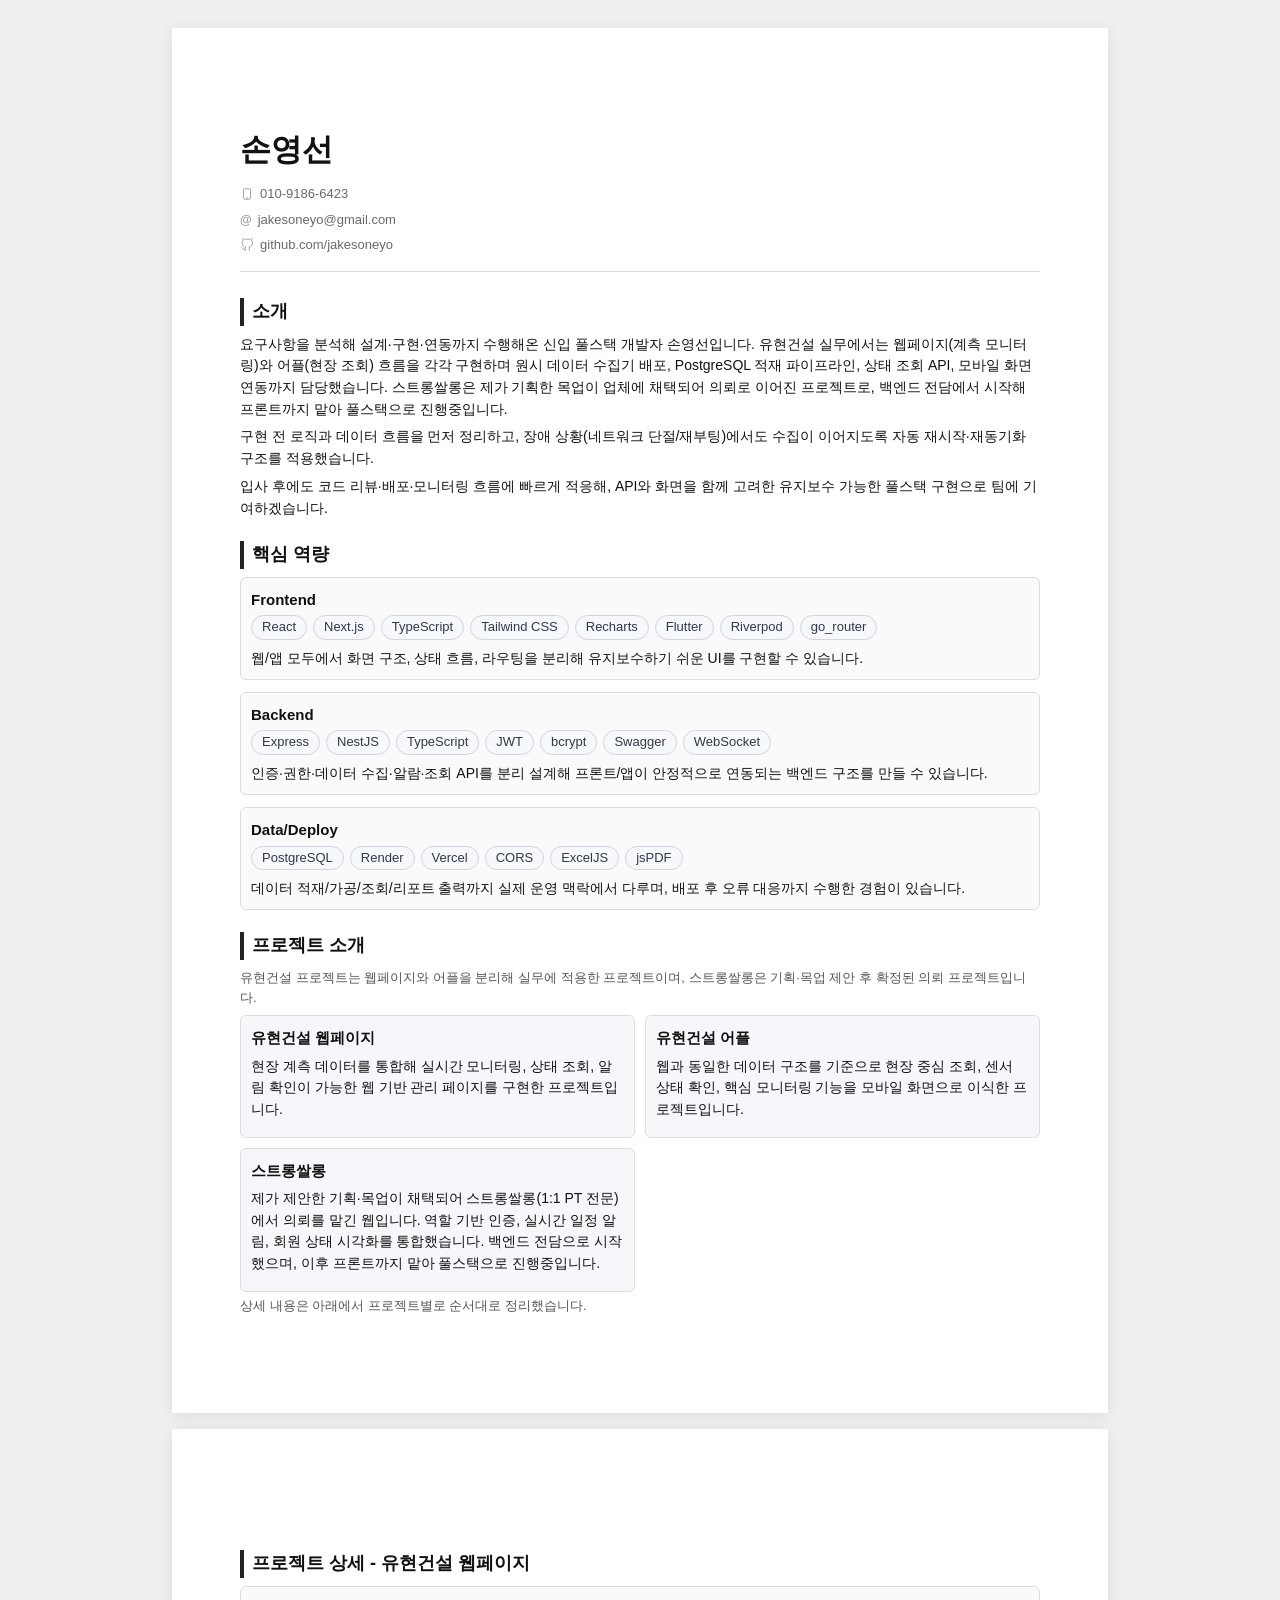
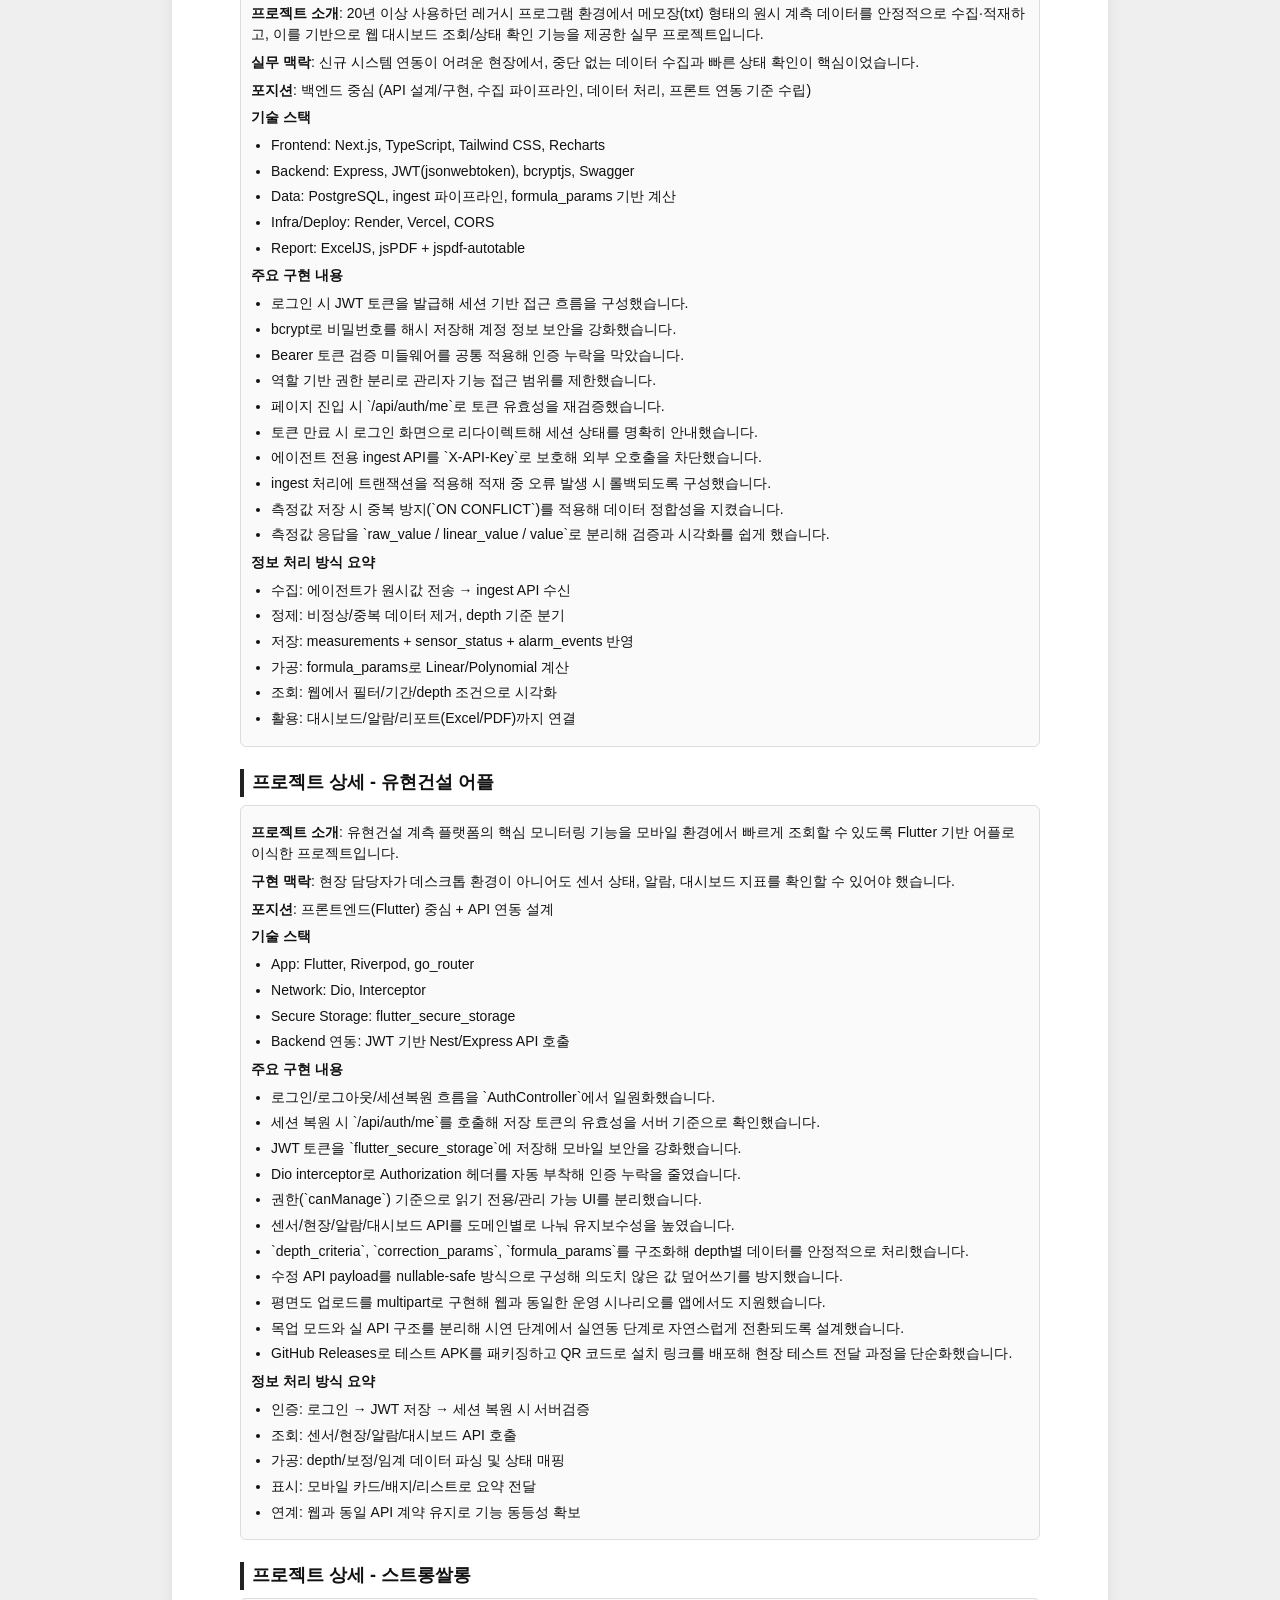
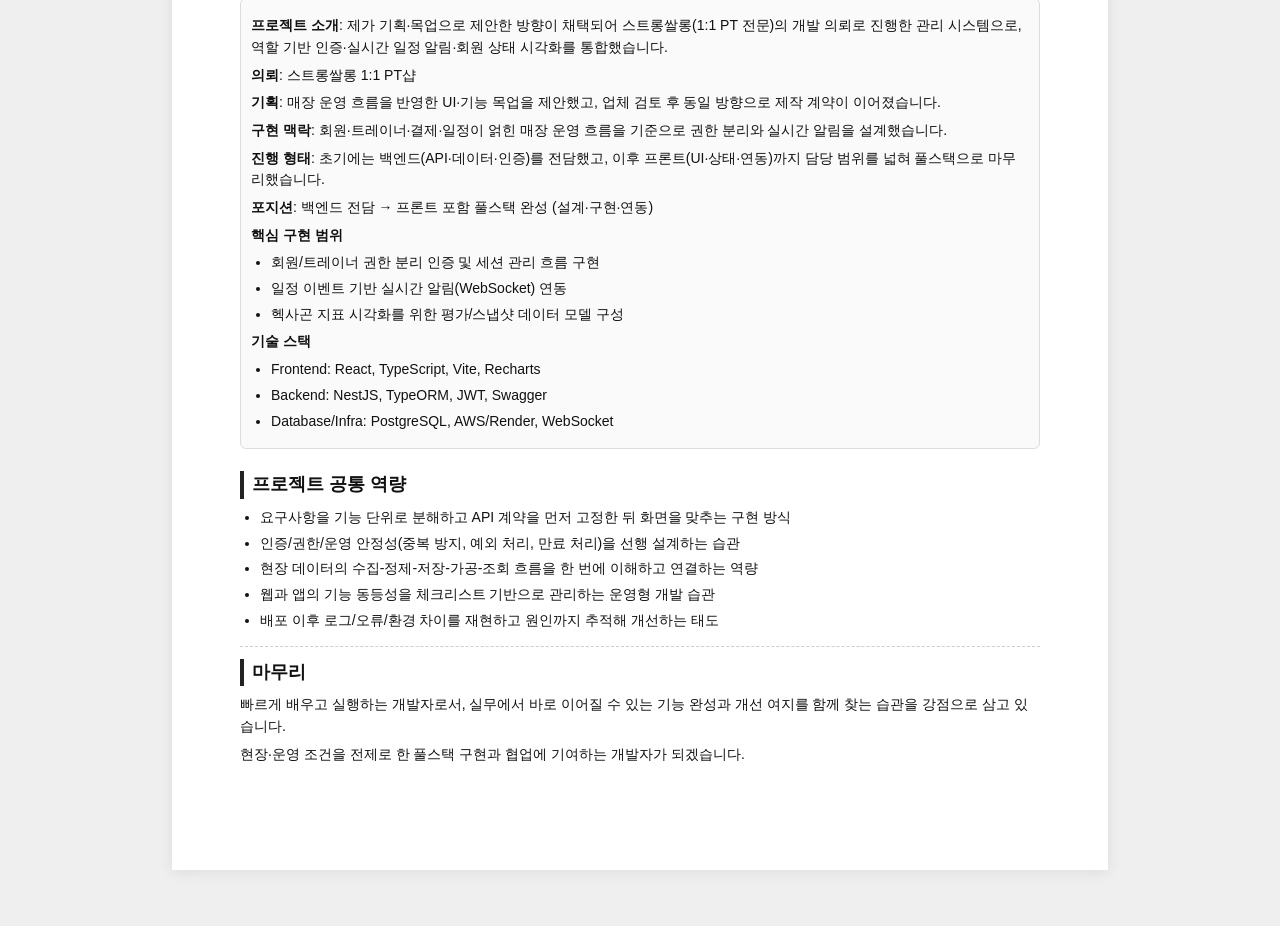
<file: index_v2.html>
<!DOCTYPE html>
<html lang="ko">
  <head>
    <meta charset="UTF-8" />
    <meta name="viewport" content="width=device-width, initial-scale=1.0" />
    <title>손영선 포트폴리오</title>
    <link rel="stylesheet" href="index.css" />
  </head>
  <body>
    <main class="document">
      <section class="page page-1">
        <header class="header">
          <div class="header-main">
            <h1>손영선</h1>
            <p class="contact-row">
              <span class="contact-item">
                <span class="contact-icon" aria-hidden="true">
                  <svg xmlns="http://www.w3.org/2000/svg" width="14" height="14" viewBox="0 0 24 24" fill="none" stroke="currentColor" stroke-width="1.6">
                    <rect x="6" y="3" width="12" height="18" rx="2" />
                    <path d="M10 19h4" />
                  </svg>
                </span>
                <a href="tel:+821091866423">010-9186-6423</a>
              </span>
              <span class="contact-item">
                <span class="contact-icon contact-at" aria-hidden="true">@</span>
                <a href="mailto:jakesoneyo@gmail.com">jakesoneyo@gmail.com</a>
              </span>
              <span class="contact-item">
                <span class="contact-icon" aria-hidden="true">
                  <svg xmlns="http://www.w3.org/2000/svg" width="14" height="14" viewBox="0 0 24 24" fill="none" stroke="currentColor" stroke-width="1.6">
                    <path d="M9 19c-5 1.5-5-2.5-7-3m14 6v-3.87a3.37 3.37 0 0 0-.94-2.61c3.14-.35 6.44-1.54 6.44-7A5.44 5.44 0 0 0 20 4.77 5.07 5.07 0 0 0 19.91 1S18.73.65 16 2.48a13.38 13.38 0 0 0-7 0C6.27.65 5.09 1 5.09 1A5.07 5.07 0 0 0 5 4.77a5.44 5.44 0 0 0-1.5 3.78c0 5.42 3.3 6.61 6.44 7A3.37 3.37 0 0 0 9 18.13V22" />
                  </svg>
                </span>
                <a href="https://github.com/jakesoneyo">github.com/jakesoneyo</a>
              </span>
            </p>
          </div>
        </header>

        <section class="block intro">
          <h2>소개</h2>
          <p>
            요구사항을 분석해 설계·구현·연동까지 수행해온 신입 풀스택 개발자 손영선입니다.
            유현건설 실무에서는 웹페이지(계측 모니터링)와 어플(현장 조회) 흐름을 각각 구현하며
            원시 데이터 수집기 배포, PostgreSQL 적재 파이프라인, 상태 조회 API, 모바일 화면 연동까지 담당했습니다.
            스트롱쌀롱은 제가 기획한 목업이 업체에 채택되어 의뢰로 이어진 프로젝트로, 백엔드 전담에서 시작해 프론트까지 맡아 풀스택으로 진행중입니다.
          </p>
          <p>
            구현 전 로직과 데이터 흐름을 먼저 정리하고, 장애 상황(네트워크 단절/재부팅)에서도
            수집이 이어지도록 자동 재시작·재동기화 구조를 적용했습니다.
          </p>
          <p>
            입사 후에도 코드 리뷰·배포·모니터링 흐름에 빠르게 적응해, API와 화면을 함께 고려한 유지보수 가능한 풀스택 구현으로 팀에 기여하겠습니다.
          </p>
        </section>

        <section class="block">
          <h2>핵심 역량</h2>
          <div class="stack-list">
            <article class="stack-item">
              <div class="stack-content">
                <h3>Frontend</h3>
                <div class="stack-tags">
                  <span class="stack-tag">React</span>
                  <span class="stack-tag">Next.js</span>
                  <span class="stack-tag">TypeScript</span>
                  <span class="stack-tag">Tailwind CSS</span>
                  <span class="stack-tag">Recharts</span>
                  <span class="stack-tag">Flutter</span>
                  <span class="stack-tag">Riverpod</span>
                  <span class="stack-tag">go_router</span>
                </div>
                <p class="stack-detail">
                  웹/앱 모두에서 화면 구조, 상태 흐름, 라우팅을 분리해 유지보수하기 쉬운 UI를 구현할 수 있습니다.
                </p>
              </div>
            </article>
            <article class="stack-item">
              <div class="stack-content">
                <h3>Backend</h3>
                <div class="stack-tags">
                  <span class="stack-tag">Express</span>
                  <span class="stack-tag">NestJS</span>
                  <span class="stack-tag">TypeScript</span>
                  <span class="stack-tag">JWT</span>
                  <span class="stack-tag">bcrypt</span>
                  <span class="stack-tag">Swagger</span>
                  <span class="stack-tag">WebSocket</span>
                </div>
                <p class="stack-detail">
                  인증·권한·데이터 수집·알람·조회 API를 분리 설계해 프론트/앱이 안정적으로 연동되는 백엔드 구조를 만들 수 있습니다.
                </p>
              </div>
            </article>
            <article class="stack-item">
              <div class="stack-content">
                <h3>Data/Deploy</h3>
                <div class="stack-tags">
                  <span class="stack-tag">PostgreSQL</span>
                  <span class="stack-tag">Render</span>
                  <span class="stack-tag">Vercel</span>
                  <span class="stack-tag">CORS</span>
                  <span class="stack-tag">ExcelJS</span>
                  <span class="stack-tag">jsPDF</span>
                </div>
                <p class="stack-detail">
                  데이터 적재/가공/조회/리포트 출력까지 실제 운영 맥락에서 다루며, 배포 후 오류 대응까지 수행한 경험이 있습니다.
                </p>
              </div>
            </article>
          </div>
        </section>

        <section class="block">
          <h2>프로젝트 소개</h2>
          <p class="intro-hint">
            유현건설 프로젝트는 웹페이지와 어플을 분리해 실무에 적용한 프로젝트이며,
            스트롱쌀롱은 기획·목업 제안 후 확정된 의뢰 프로젝트입니다.
          </p>
          <div class="grid-2">
            <article class="project-card featured">
              <h3>유현건설 웹페이지</h3>
              <p>
                현장 계측 데이터를 통합해 실시간 모니터링, 상태 조회, 알림 확인이 가능한
                웹 기반 관리 페이지를 구현한 프로젝트입니다.
              </p>
            </article>
            <article class="project-card featured">
              <h3>유현건설 어플</h3>
              <p>
                웹과 동일한 데이터 구조를 기준으로 현장 중심 조회, 센서 상태 확인,
                핵심 모니터링 기능을 모바일 화면으로 이식한 프로젝트입니다.
              </p>
            </article>
            <article class="project-card featured">
              <h3>스트롱쌀롱</h3>
              <p>
                제가 제안한 기획·목업이 채택되어 스트롱쌀롱(1:1 PT 전문)에서 의뢰를 맡긴 웹입니다.
                역할 기반 인증, 실시간 일정 알림, 회원 상태 시각화를 통합했습니다. 백엔드 전담으로 시작했으며,
                이후 프론트까지 맡아 풀스택으로 진행중입니다.
              </p>
            </article>
          </div>
          <p class="hold-note">
            상세 내용은 아래에서 프로젝트별로 순서대로 정리했습니다.
          </p>
        </section>
      </section>

      <section class="page page-2">
        <section class="block">
          <h2>프로젝트 상세 - 유현건설 웹페이지</h2>
          <article class="detail">
            <p>
              <strong>프로젝트 소개</strong>: 20년 이상 사용하던 레거시 프로그램 환경에서
              메모장(txt) 형태의 원시 계측 데이터를 안정적으로 수집·적재하고,
              이를 기반으로 웹 대시보드 조회/상태 확인 기능을 제공한 실무 프로젝트입니다.
            </p>
            <p><strong>실무 맥락</strong>: 신규 시스템 연동이 어려운 현장에서, 중단 없는 데이터 수집과 빠른 상태 확인이 핵심이었습니다.</p>
            <p><strong>포지션</strong>: 백엔드 중심 (API 설계/구현, 수집 파이프라인, 데이터 처리, 프론트 연동 기준 수립)</p>

            <p><strong>기술 스택</strong></p>
            <ul>
              <li>Frontend: Next.js, TypeScript, Tailwind CSS, Recharts</li>
              <li>Backend: Express, JWT(jsonwebtoken), bcryptjs, Swagger</li>
              <li>Data: PostgreSQL, ingest 파이프라인, formula_params 기반 계산</li>
              <li>Infra/Deploy: Render, Vercel, CORS</li>
              <li>Report: ExcelJS, jsPDF + jspdf-autotable</li>
            </ul>

            <p><strong>주요 구현 내용</strong></p>
            <ul>
              <li>로그인 시 JWT 토큰을 발급해 세션 기반 접근 흐름을 구성했습니다.</li>
              <li>bcrypt로 비밀번호를 해시 저장해 계정 정보 보안을 강화했습니다.</li>
              <li>Bearer 토큰 검증 미들웨어를 공통 적용해 인증 누락을 막았습니다.</li>
              <li>역할 기반 권한 분리로 관리자 기능 접근 범위를 제한했습니다.</li>
              <li>페이지 진입 시 `/api/auth/me`로 토큰 유효성을 재검증했습니다.</li>
              <li>토큰 만료 시 로그인 화면으로 리다이렉트해 세션 상태를 명확히 안내했습니다.</li>
              <li>에이전트 전용 ingest API를 `X-API-Key`로 보호해 외부 오호출을 차단했습니다.</li>
              <li>ingest 처리에 트랜잭션을 적용해 적재 중 오류 발생 시 롤백되도록 구성했습니다.</li>
              <li>측정값 저장 시 중복 방지(`ON CONFLICT`)를 적용해 데이터 정합성을 지켰습니다.</li>
              <li>측정값 응답을 `raw_value / linear_value / value`로 분리해 검증과 시각화를 쉽게 했습니다.</li>
            </ul>

            <p><strong>정보 처리 방식 요약</strong></p>
            <ul>
              <li>수집: 에이전트가 원시값 전송 → ingest API 수신</li>
              <li>정제: 비정상/중복 데이터 제거, depth 기준 분기</li>
              <li>저장: measurements + sensor_status + alarm_events 반영</li>
              <li>가공: formula_params로 Linear/Polynomial 계산</li>
              <li>조회: 웹에서 필터/기간/depth 조건으로 시각화</li>
              <li>활용: 대시보드/알람/리포트(Excel/PDF)까지 연결</li>
            </ul>
          </article>
        </section>

        <section class="block">
          <h2>프로젝트 상세 - 유현건설 어플</h2>
          <article class="detail">
            <p>
              <strong>프로젝트 소개</strong>: 유현건설 계측 플랫폼의 핵심 모니터링 기능을
              모바일 환경에서 빠르게 조회할 수 있도록 Flutter 기반 어플로 이식한 프로젝트입니다.
            </p>
            <p><strong>구현 맥락</strong>: 현장 담당자가 데스크톱 환경이 아니어도 센서 상태, 알람, 대시보드 지표를 확인할 수 있어야 했습니다.</p>
            <p><strong>포지션</strong>: 프론트엔드(Flutter) 중심 + API 연동 설계</p>

            <p><strong>기술 스택</strong></p>
            <ul>
              <li>App: Flutter, Riverpod, go_router</li>
              <li>Network: Dio, Interceptor</li>
              <li>Secure Storage: flutter_secure_storage</li>
              <li>Backend 연동: JWT 기반 Nest/Express API 호출</li>
            </ul>

            <p><strong>주요 구현 내용</strong></p>
            <ul>
              <li>로그인/로그아웃/세션복원 흐름을 `AuthController`에서 일원화했습니다.</li>
              <li>세션 복원 시 `/api/auth/me`를 호출해 저장 토큰의 유효성을 서버 기준으로 확인했습니다.</li>
              <li>JWT 토큰을 `flutter_secure_storage`에 저장해 모바일 보안을 강화했습니다.</li>
              <li>Dio interceptor로 Authorization 헤더를 자동 부착해 인증 누락을 줄였습니다.</li>
              <li>권한(`canManage`) 기준으로 읽기 전용/관리 가능 UI를 분리했습니다.</li>
              <li>센서/현장/알람/대시보드 API를 도메인별로 나눠 유지보수성을 높였습니다.</li>
              <li>`depth_criteria`, `correction_params`, `formula_params`를 구조화해 depth별 데이터를 안정적으로 처리했습니다.</li>
              <li>수정 API payload를 nullable-safe 방식으로 구성해 의도치 않은 값 덮어쓰기를 방지했습니다.</li>
              <li>평면도 업로드를 multipart로 구현해 웹과 동일한 운영 시나리오를 앱에서도 지원했습니다.</li>
              <li>목업 모드와 실 API 구조를 분리해 시연 단계에서 실연동 단계로 자연스럽게 전환되도록 설계했습니다.</li>
              <li>GitHub Releases로 테스트 APK를 패키징하고 QR 코드로 설치 링크를 배포해 현장 테스트 전달 과정을 단순화했습니다.</li>
            </ul>

            <p><strong>정보 처리 방식 요약</strong></p>
            <ul>
              <li>인증: 로그인 → JWT 저장 → 세션 복원 시 서버검증</li>
              <li>조회: 센서/현장/알람/대시보드 API 호출</li>
              <li>가공: depth/보정/임계 데이터 파싱 및 상태 매핑</li>
              <li>표시: 모바일 카드/배지/리스트로 요약 전달</li>
              <li>연계: 웹과 동일 API 계약 유지로 기능 동등성 확보</li>
            </ul>
          </article>
        </section>

        <section class="block">
          <h2>프로젝트 상세 - 스트롱쌀롱</h2>
          <article class="detail">
            <p>
              <strong>프로젝트 소개</strong>: 제가 기획·목업으로 제안한 방향이 채택되어 스트롱쌀롱(1:1 PT 전문)의
              개발 의뢰로 진행한 관리 시스템으로, 역할 기반 인증·실시간 일정 알림·회원 상태 시각화를 통합했습니다.
            </p>
            <p><strong>의뢰</strong>: 스트롱쌀롱 1:1 PT샵</p>
            <p><strong>기획</strong>: 매장 운영 흐름을 반영한 UI·기능 목업을 제안했고, 업체 검토 후 동일 방향으로 제작 계약이 이어졌습니다.</p>
            <p><strong>구현 맥락</strong>: 회원·트레이너·결제·일정이 얽힌 매장 운영 흐름을 기준으로 권한 분리와 실시간 알림을 설계했습니다.</p>
            <p><strong>진행 형태</strong>: 초기에는 백엔드(API·데이터·인증)를 전담했고, 이후 프론트(UI·상태·연동)까지 담당 범위를 넓혀 풀스택으로 마무리했습니다.</p>
            <p><strong>포지션</strong>: 백엔드 전담 → 프론트 포함 풀스택 완성 (설계·구현·연동)</p>
            <p><strong>핵심 구현 범위</strong></p>
            <ul>
              <li>회원/트레이너 권한 분리 인증 및 세션 관리 흐름 구현</li>
              <li>일정 이벤트 기반 실시간 알림(WebSocket) 연동</li>
              <li>헥사곤 지표 시각화를 위한 평가/스냅샷 데이터 모델 구성</li>
            </ul>
            <p><strong>기술 스택</strong></p>
            <ul>
              <li>Frontend: React, TypeScript, Vite, Recharts</li>
              <li>Backend: NestJS, TypeORM, JWT, Swagger</li>
              <li>Database/Infra: PostgreSQL, AWS/Render, WebSocket</li>
            </ul>
          </article>
        </section>

        <section class="block">
          <h2>프로젝트 공통 역량</h2>
          <ul>
            <li>요구사항을 기능 단위로 분해하고 API 계약을 먼저 고정한 뒤 화면을 맞추는 구현 방식</li>
            <li>인증/권한/운영 안정성(중복 방지, 예외 처리, 만료 처리)을 선행 설계하는 습관</li>
            <li>현장 데이터의 수집-정제-저장-가공-조회 흐름을 한 번에 이해하고 연결하는 역량</li>
            <li>웹과 앱의 기능 동등성을 체크리스트 기반으로 관리하는 운영형 개발 습관</li>
            <li>배포 이후 로그/오류/환경 차이를 재현하고 원인까지 추적해 개선하는 태도</li>
          </ul>
        </section>

        <section class="block ending">
          <h2>마무리</h2>
          <p>
            빠르게 배우고 실행하는 개발자로서, 실무에서 바로 이어질 수 있는 기능 완성과
            개선 여지를 함께 찾는 습관을 강점으로 삼고 있습니다.
          </p>
          <p>
            현장·운영 조건을 전제로 한 풀스택 구현과 협업에 기여하는 개발자가 되겠습니다.
          </p>
        </section>
      </section>
    </main>
  </body>
</html>
</file>
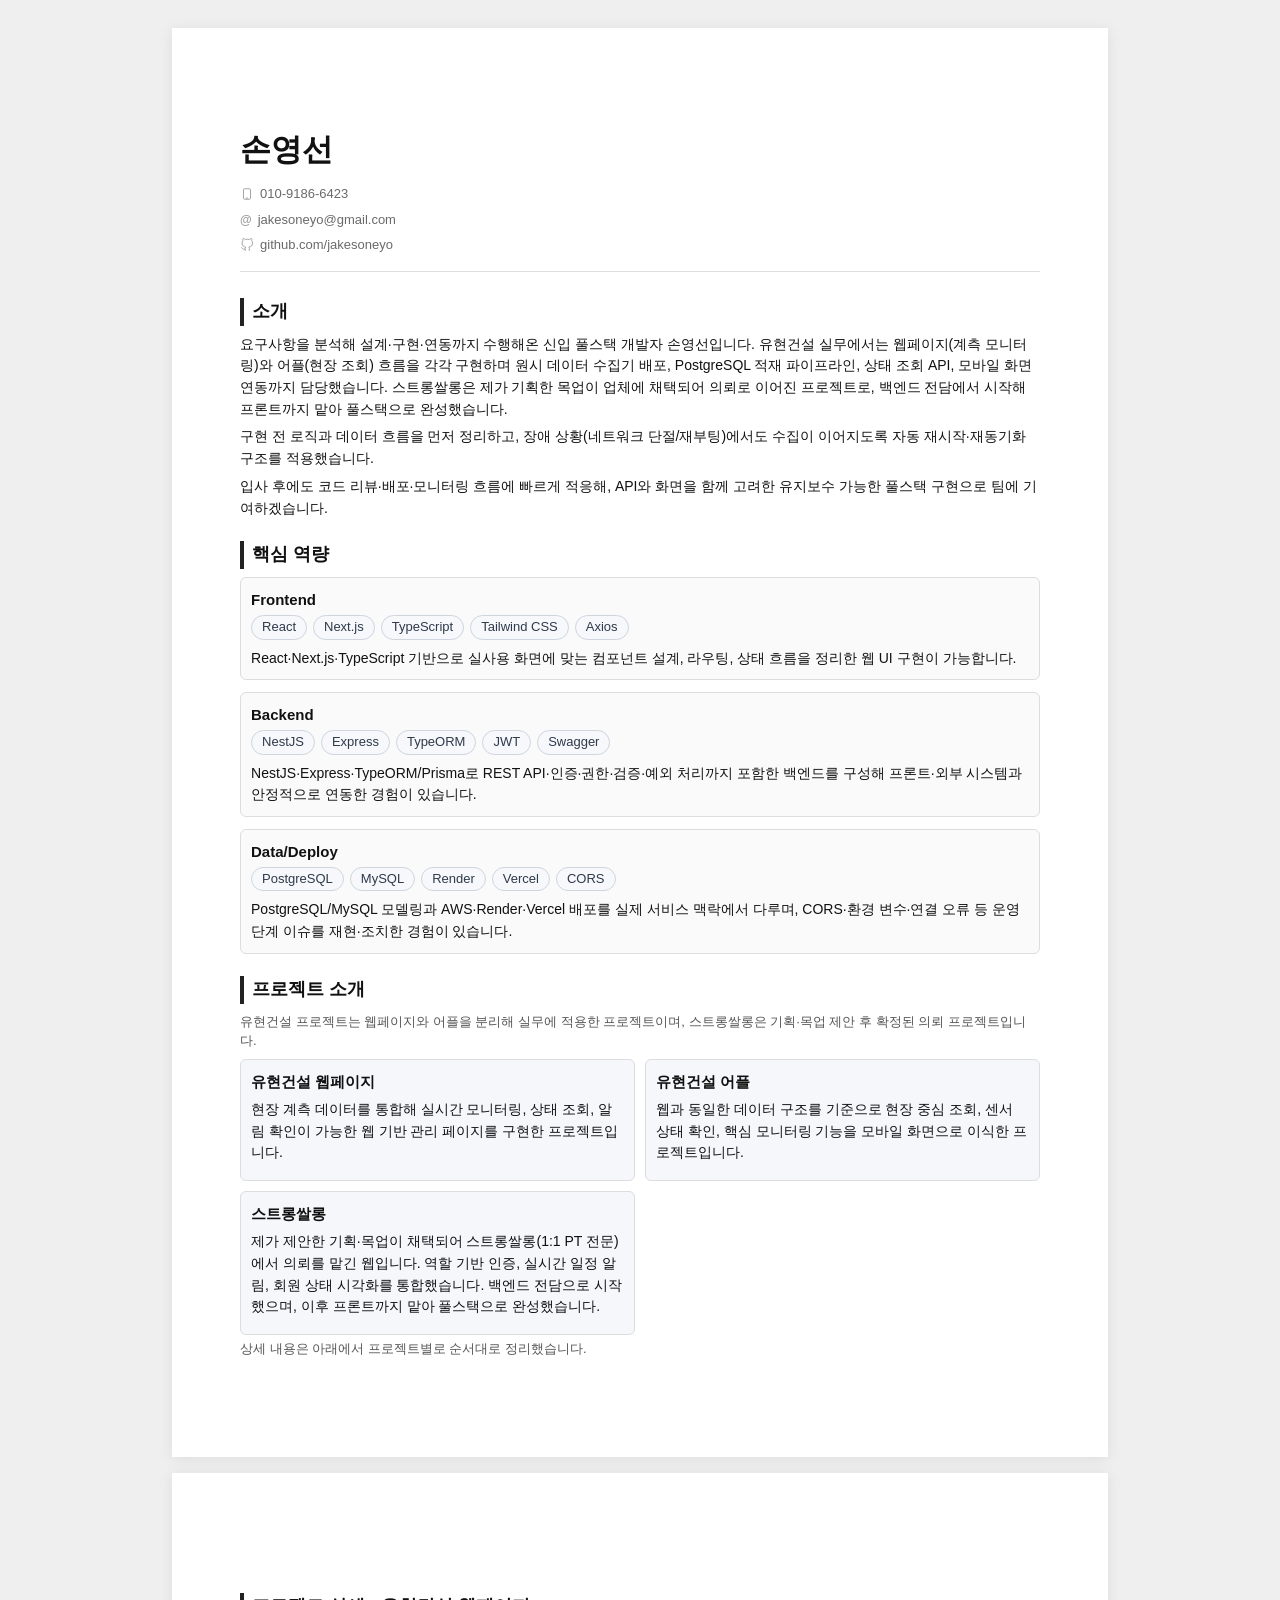
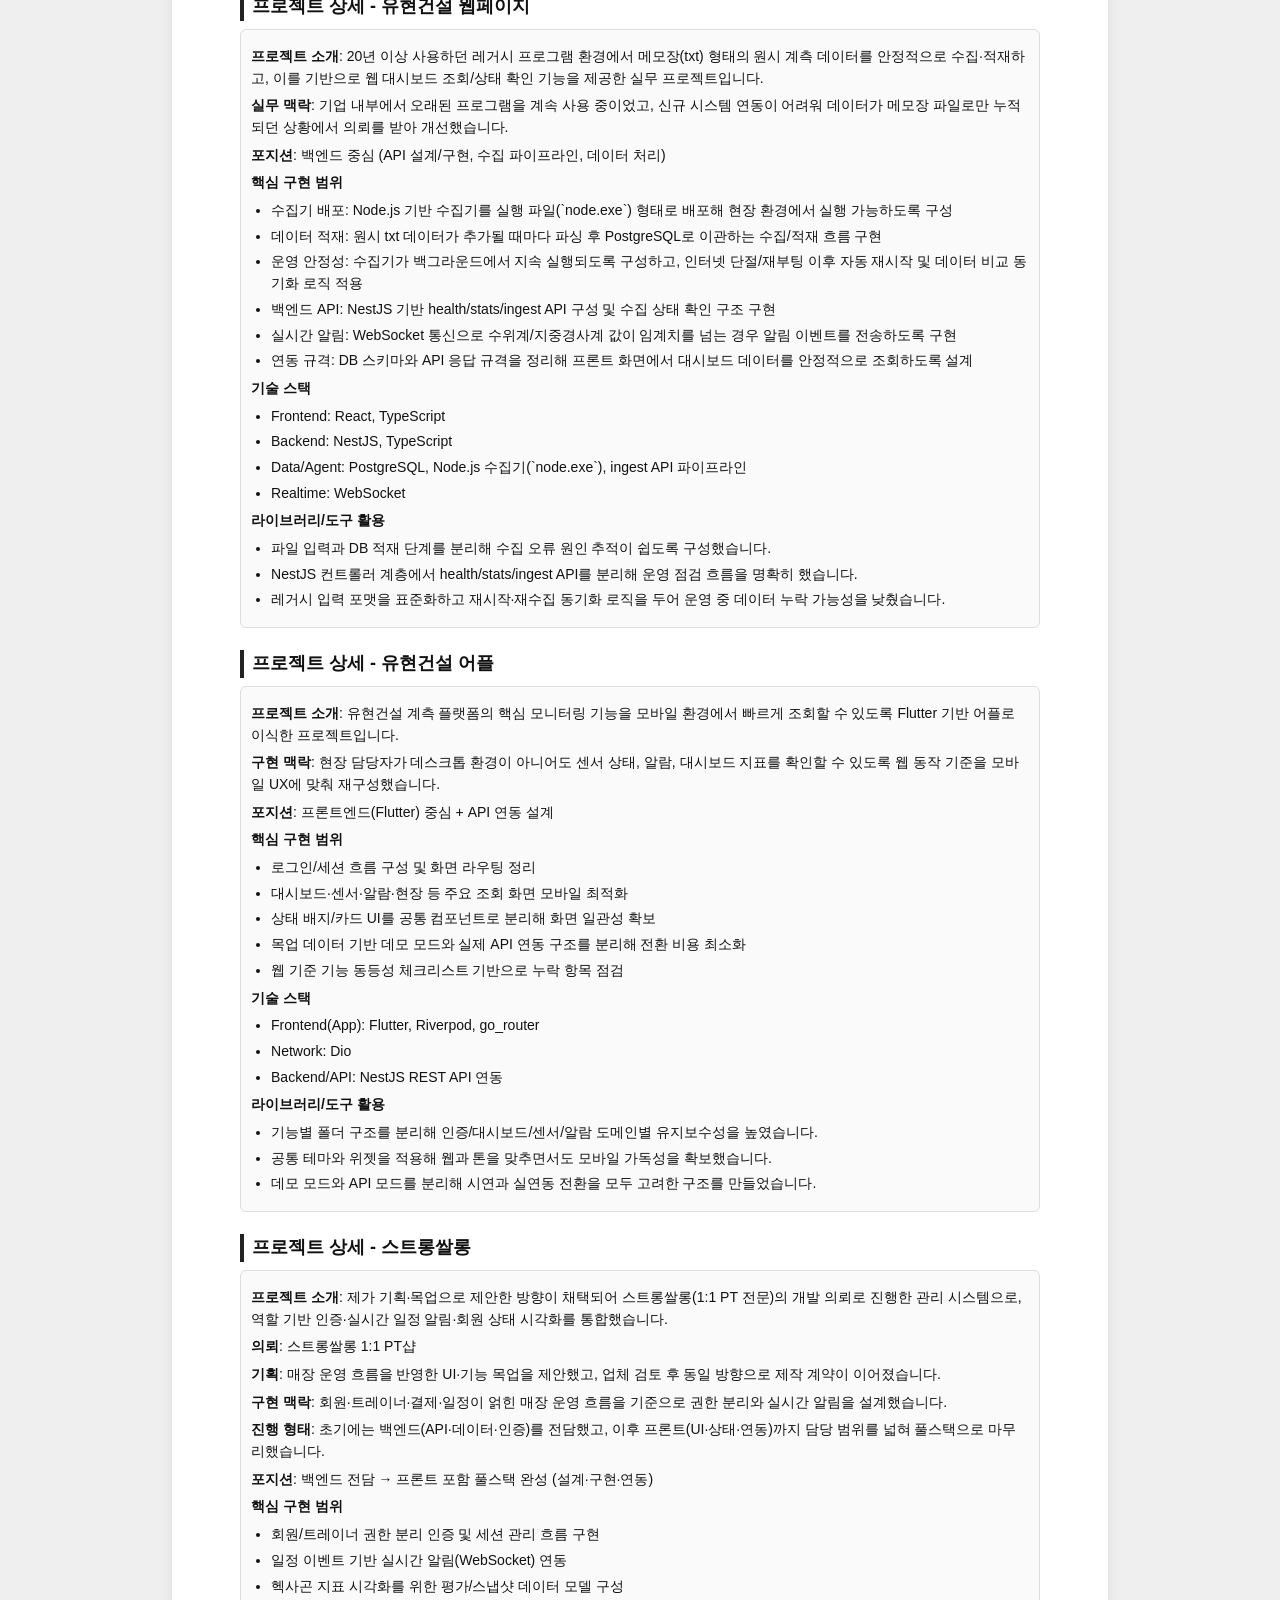
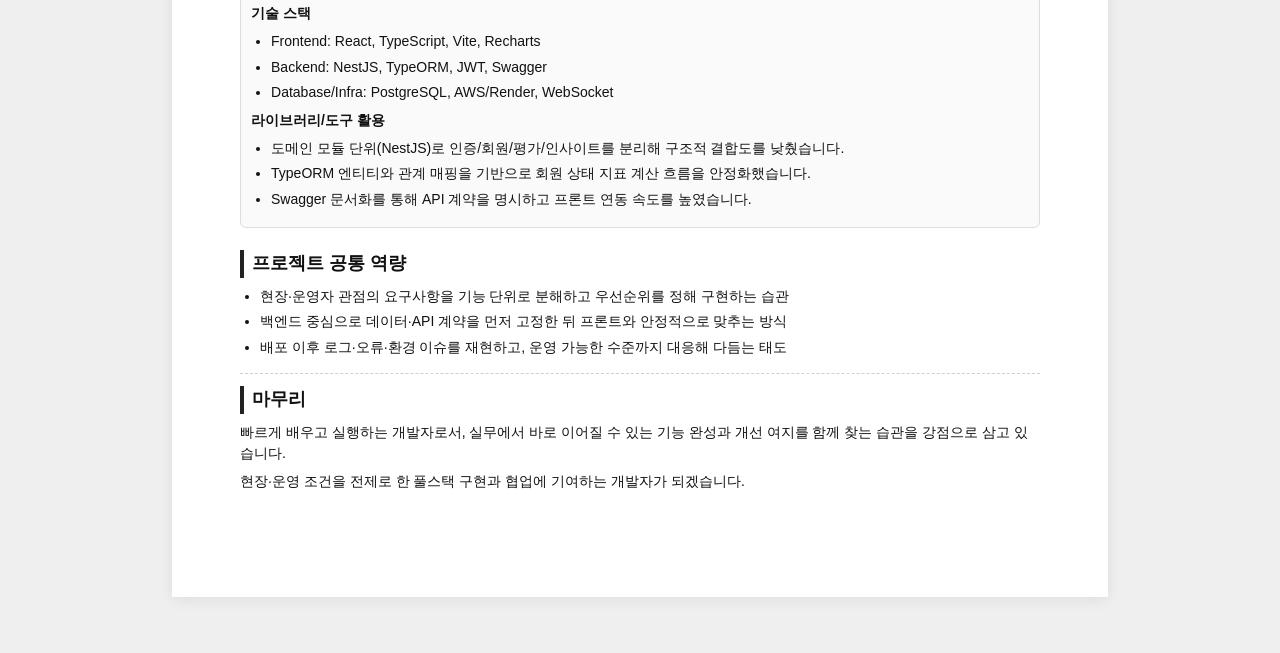
<file: portfolio_example.html>
<!DOCTYPE html>
<html lang="ko">
  <head>
    <meta charset="UTF-8" />
    <meta name="viewport" content="width=device-width, initial-scale=1.0" />
    <title>손영선 포트폴리오</title>
    <link rel="stylesheet" href="index.css" />
  </head>
  <body>
    <main class="document">
      <section class="page page-1">
        <header class="header">
          <div class="header-main">
            <h1>손영선</h1>
            <p class="contact-row">
              <span class="contact-item">
                <span class="contact-icon" aria-hidden="true">
                  <svg xmlns="http://www.w3.org/2000/svg" width="14" height="14" viewBox="0 0 24 24" fill="none" stroke="currentColor" stroke-width="1.6">
                    <rect x="6" y="3" width="12" height="18" rx="2" />
                    <path d="M10 19h4" />
                  </svg>
                </span>
                <a href="tel:+821091866423">010-9186-6423</a>
              </span>
              <span class="contact-item">
                <span class="contact-icon contact-at" aria-hidden="true">@</span>
                <a href="mailto:jakesoneyo@gmail.com">jakesoneyo@gmail.com</a>
              </span>
              <span class="contact-item">
                <span class="contact-icon" aria-hidden="true">
                  <svg xmlns="http://www.w3.org/2000/svg" width="14" height="14" viewBox="0 0 24 24" fill="none" stroke="currentColor" stroke-width="1.6">
                    <path d="M9 19c-5 1.5-5-2.5-7-3m14 6v-3.87a3.37 3.37 0 0 0-.94-2.61c3.14-.35 6.44-1.54 6.44-7A5.44 5.44 0 0 0 20 4.77 5.07 5.07 0 0 0 19.91 1S18.73.65 16 2.48a13.38 13.38 0 0 0-7 0C6.27.65 5.09 1 5.09 1A5.07 5.07 0 0 0 5 4.77a5.44 5.44 0 0 0-1.5 3.78c0 5.42 3.3 6.61 6.44 7A3.37 3.37 0 0 0 9 18.13V22" />
                  </svg>
                </span>
                <a href="https://github.com/jakesoneyo">github.com/jakesoneyo</a>
              </span>
            </p>
          </div>
        </header>

        <section class="block intro">
          <h2>소개</h2>
          <p>
            요구사항을 분석해 설계·구현·연동까지 수행해온 신입 풀스택 개발자 손영선입니다.
            유현건설 실무에서는 웹페이지(계측 모니터링)와 어플(현장 조회) 흐름을 각각 구현하며
            원시 데이터 수집기 배포, PostgreSQL 적재 파이프라인, 상태 조회 API, 모바일 화면 연동까지 담당했습니다.
            스트롱쌀롱은 제가 기획한 목업이 업체에 채택되어 의뢰로 이어진 프로젝트로, 백엔드 전담에서 시작해 프론트까지 맡아 풀스택으로 완성했습니다.
          </p>
          <p>
            구현 전 로직과 데이터 흐름을 먼저 정리하고, 장애 상황(네트워크 단절/재부팅)에서도
            수집이 이어지도록 자동 재시작·재동기화 구조를 적용했습니다.
          </p>
          <p>
            입사 후에도 코드 리뷰·배포·모니터링 흐름에 빠르게 적응해, API와 화면을 함께 고려한 유지보수 가능한 풀스택 구현으로 팀에 기여하겠습니다.
          </p>
        </section>

        <section class="block">
          <h2>핵심 역량</h2>
          <div class="stack-list">
            <article class="stack-item">
              <div class="stack-content">
                <h3>Frontend</h3>
                <div class="stack-tags">
                  <span class="stack-tag">React</span>
                  <span class="stack-tag">Next.js</span>
                  <span class="stack-tag">TypeScript</span>
                  <span class="stack-tag">Tailwind CSS</span>
                  <span class="stack-tag">Axios</span>
                </div>
                <p class="stack-detail">
                  React·Next.js·TypeScript 기반으로 실사용 화면에 맞는 컴포넌트 설계, 라우팅,
                  상태 흐름을 정리한 웹 UI 구현이 가능합니다.
                </p>
              </div>
            </article>
            <article class="stack-item">
              <div class="stack-content">
                <h3>Backend</h3>
                <div class="stack-tags">
                  <span class="stack-tag">NestJS</span>
                  <span class="stack-tag">Express</span>
                  <span class="stack-tag">TypeORM</span>
                  <span class="stack-tag">JWT</span>
                  <span class="stack-tag">Swagger</span>
                </div>
                <p class="stack-detail">
                  NestJS·Express·TypeORM/Prisma로 REST API·인증·권한·검증·예외 처리까지 포함한
                  백엔드를 구성해 프론트·외부 시스템과 안정적으로 연동한 경험이 있습니다.
                </p>
              </div>
            </article>
            <article class="stack-item">
              <div class="stack-content">
                <h3>Data/Deploy</h3>
                <div class="stack-tags">
                  <span class="stack-tag">PostgreSQL</span>
                  <span class="stack-tag">MySQL</span>
                  <span class="stack-tag">Render</span>
                  <span class="stack-tag">Vercel</span>
                  <span class="stack-tag">CORS</span>
                </div>
                <p class="stack-detail">
                  PostgreSQL/MySQL 모델링과 AWS·Render·Vercel 배포를 실제 서비스 맥락에서 다루며,
                  CORS·환경 변수·연결 오류 등 운영 단계 이슈를 재현·조치한 경험이 있습니다.
                </p>
              </div>
            </article>
          </div>
        </section>

        <section class="block">
          <h2>프로젝트 소개</h2>
          <p class="intro-hint">
            유현건설 프로젝트는 웹페이지와 어플을 분리해 실무에 적용한 프로젝트이며,
            스트롱쌀롱은 기획·목업 제안 후 확정된 의뢰 프로젝트입니다.
          </p>
          <div class="grid-2">
            <article class="project-card featured">
              <h3>유현건설 웹페이지</h3>
              <p>
                현장 계측 데이터를 통합해 실시간 모니터링, 상태 조회, 알림 확인이 가능한
                웹 기반 관리 페이지를 구현한 프로젝트입니다.
              </p>
            </article>
            <article class="project-card featured">
              <h3>유현건설 어플</h3>
              <p>
                웹과 동일한 데이터 구조를 기준으로 현장 중심 조회, 센서 상태 확인,
                핵심 모니터링 기능을 모바일 화면으로 이식한 프로젝트입니다.
              </p>
            </article>
            <article class="project-card featured">
              <h3>스트롱쌀롱</h3>
              <p>
                제가 제안한 기획·목업이 채택되어 스트롱쌀롱(1:1 PT 전문)에서 의뢰를 맡긴 웹입니다.
                역할 기반 인증, 실시간 일정 알림, 회원 상태 시각화를 통합했습니다. 백엔드 전담으로 시작했으며,
                이후 프론트까지 맡아 풀스택으로 완성했습니다.
              </p>
            </article>
          </div>
          <p class="hold-note">
            상세 내용은 아래에서 프로젝트별로 순서대로 정리했습니다.
          </p>
        </section>
      </section>

      <section class="page page-2">
        <section class="block">
          <h2>프로젝트 상세 - 유현건설 웹페이지</h2>
          <article class="detail">
            <p>
              <strong>프로젝트 소개</strong>: 20년 이상 사용하던 레거시 프로그램 환경에서
              메모장(txt) 형태의 원시 계측 데이터를 안정적으로 수집·적재하고,
              이를 기반으로 웹 대시보드 조회/상태 확인 기능을 제공한 실무 프로젝트입니다.
            </p>
            <p><strong>실무 맥락</strong>: 기업 내부에서 오래된 프로그램을 계속 사용 중이었고,
              신규 시스템 연동이 어려워 데이터가 메모장 파일로만 누적되던 상황에서 의뢰를 받아 개선했습니다.</p>
            <p><strong>포지션</strong>: 백엔드 중심 (API 설계/구현, 수집 파이프라인, 데이터 처리)</p>
            <p><strong>핵심 구현 범위</strong></p>
            <ul>
              <li>수집기 배포: Node.js 기반 수집기를 실행 파일(`node.exe`) 형태로 배포해 현장 환경에서 실행 가능하도록 구성</li>
              <li>데이터 적재: 원시 txt 데이터가 추가될 때마다 파싱 후 PostgreSQL로 이관하는 수집/적재 흐름 구현</li>
              <li>운영 안정성: 수집기가 백그라운드에서 지속 실행되도록 구성하고, 인터넷 단절/재부팅 이후 자동 재시작 및 데이터 비교 동기화 로직 적용</li>
              <li>백엔드 API: NestJS 기반 health/stats/ingest API 구성 및 수집 상태 확인 구조 구현</li>
              <li>실시간 알림: WebSocket 통신으로 수위계/지중경사계 값이 임계치를 넘는 경우 알림 이벤트를 전송하도록 구현</li>
              <li>연동 규격: DB 스키마와 API 응답 규격을 정리해 프론트 화면에서 대시보드 데이터를 안정적으로 조회하도록 설계</li>
            </ul>
            <p><strong>기술 스택</strong></p>
            <ul>
              <li>Frontend: React, TypeScript</li>
              <li>Backend: NestJS, TypeScript</li>
              <li>Data/Agent: PostgreSQL, Node.js 수집기(`node.exe`), ingest API 파이프라인</li>
              <li>Realtime: WebSocket</li>
            </ul>
            <p><strong>라이브러리/도구 활용</strong></p>
            <ul>
              <li>파일 입력과 DB 적재 단계를 분리해 수집 오류 원인 추적이 쉽도록 구성했습니다.</li>
              <li>NestJS 컨트롤러 계층에서 health/stats/ingest API를 분리해 운영 점검 흐름을 명확히 했습니다.</li>
              <li>레거시 입력 포맷을 표준화하고 재시작·재수집 동기화 로직을 두어 운영 중 데이터 누락 가능성을 낮췄습니다.</li>
            </ul>
          </article>
        </section>

        <section class="block">
          <h2>프로젝트 상세 - 유현건설 어플</h2>
          <article class="detail">
            <p>
              <strong>프로젝트 소개</strong>: 유현건설 계측 플랫폼의 핵심 모니터링 기능을
              모바일 환경에서 빠르게 조회할 수 있도록 Flutter 기반 어플로 이식한 프로젝트입니다.
            </p>
            <p><strong>구현 맥락</strong>: 현장 담당자가 데스크톱 환경이 아니어도 센서 상태, 알람, 대시보드 지표를 확인할 수 있도록
              웹 동작 기준을 모바일 UX에 맞춰 재구성했습니다.</p>
            <p><strong>포지션</strong>: 프론트엔드(Flutter) 중심 + API 연동 설계</p>
            <p><strong>핵심 구현 범위</strong></p>
            <ul>
              <li>로그인/세션 흐름 구성 및 화면 라우팅 정리</li>
              <li>대시보드·센서·알람·현장 등 주요 조회 화면 모바일 최적화</li>
              <li>상태 배지/카드 UI를 공통 컴포넌트로 분리해 화면 일관성 확보</li>
              <li>목업 데이터 기반 데모 모드와 실제 API 연동 구조를 분리해 전환 비용 최소화</li>
              <li>웹 기준 기능 동등성 체크리스트 기반으로 누락 항목 점검</li>
            </ul>
            <p><strong>기술 스택</strong></p>
            <ul>
              <li>Frontend(App): Flutter, Riverpod, go_router</li>
              <li>Network: Dio</li>
              <li>Backend/API: NestJS REST API 연동</li>
            </ul>
            <p><strong>라이브러리/도구 활용</strong></p>
            <ul>
              <li>기능별 폴더 구조를 분리해 인증/대시보드/센서/알람 도메인별 유지보수성을 높였습니다.</li>
              <li>공통 테마와 위젯을 적용해 웹과 톤을 맞추면서도 모바일 가독성을 확보했습니다.</li>
              <li>데모 모드와 API 모드를 분리해 시연과 실연동 전환을 모두 고려한 구조를 만들었습니다.</li>
            </ul>
          </article>
        </section>

        <section class="block">
          <h2>프로젝트 상세 - 스트롱쌀롱</h2>
          <article class="detail">
            <p>
              <strong>프로젝트 소개</strong>: 제가 기획·목업으로 제안한 방향이 채택되어 스트롱쌀롱(1:1 PT 전문)의
              개발 의뢰로 진행한 관리 시스템으로, 역할 기반 인증·실시간 일정 알림·회원 상태 시각화를 통합했습니다.
            </p>
            <p><strong>의뢰</strong>: 스트롱쌀롱 1:1 PT샵</p>
            <p><strong>기획</strong>: 매장 운영 흐름을 반영한 UI·기능 목업을 제안했고, 업체 검토 후 동일 방향으로 제작 계약이 이어졌습니다.</p>
            <p><strong>구현 맥락</strong>: 회원·트레이너·결제·일정이 얽힌 매장 운영 흐름을 기준으로 권한 분리와
              실시간 알림을 설계했습니다.</p>
            <p><strong>진행 형태</strong>: 초기에는 백엔드(API·데이터·인증)를 전담했고,
              이후 프론트(UI·상태·연동)까지 담당 범위를 넓혀 풀스택으로 마무리했습니다.</p>
            <p><strong>포지션</strong>: 백엔드 전담 → 프론트 포함 풀스택 완성 (설계·구현·연동)</p>
            <p><strong>핵심 구현 범위</strong></p>
            <ul>
              <li>회원/트레이너 권한 분리 인증 및 세션 관리 흐름 구현</li>
              <li>일정 이벤트 기반 실시간 알림(WebSocket) 연동</li>
              <li>헥사곤 지표 시각화를 위한 평가/스냅샷 데이터 모델 구성</li>
            </ul>
            <p><strong>기술 스택</strong></p>
            <ul>
              <li>Frontend: React, TypeScript, Vite, Recharts</li>
              <li>Backend: NestJS, TypeORM, JWT, Swagger</li>
              <li>Database/Infra: PostgreSQL, AWS/Render, WebSocket</li>
            </ul>
            <p><strong>라이브러리/도구 활용</strong></p>
            <ul>
              <li>도메인 모듈 단위(NestJS)로 인증/회원/평가/인사이트를 분리해 구조적 결합도를 낮췄습니다.</li>
              <li>TypeORM 엔티티와 관계 매핑을 기반으로 회원 상태 지표 계산 흐름을 안정화했습니다.</li>
              <li>Swagger 문서화를 통해 API 계약을 명시하고 프론트 연동 속도를 높였습니다.</li>
            </ul>
          </article>
        </section>

        <section class="block">
          <h2>프로젝트 공통 역량</h2>
          <ul>
            <li>현장·운영자 관점의 요구사항을 기능 단위로 분해하고 우선순위를 정해 구현하는 습관</li>
            <li>백엔드 중심으로 데이터·API 계약을 먼저 고정한 뒤 프론트와 안정적으로 맞추는 방식</li>
            <li>배포 이후 로그·오류·환경 이슈를 재현하고, 운영 가능한 수준까지 대응해 다듬는 태도</li>
          </ul>
        </section>

        <section class="block ending">
          <h2>마무리</h2>
          <p>
            빠르게 배우고 실행하는 개발자로서, 실무에서 바로 이어질 수 있는 기능 완성과
            개선 여지를 함께 찾는 습관을 강점으로 삼고 있습니다.
          </p>
          <p>
            현장·운영 조건을 전제로 한 풀스택 구현과 협업에 기여하는 개발자가 되겠습니다.
          </p>
        </section>
      </section>
    </main>
  </body>
</html>
</file>
<file: index.css>
:root {
  --text: #111;
  --muted: #555;
  --line: #ddd;
  --bg-card: #fafafa;
}

* {
  box-sizing: border-box;
}

body {
  margin: 0;
  font-family:
    -apple-system, BlinkMacSystemFont, "Segoe UI", Roboto, "Noto Sans KR",
    Arial, sans-serif;
  color: var(--text);
  background: #efefef;
  line-height: 1.55;
}

.document {
  max-width: 960px;
  margin: 28px auto 56px;
  padding: 0 12px;
}

.page {
  background: #fff;
  min-height: 1122px;
  padding: 26mm 18mm;
  margin-bottom: 16px;
  box-shadow: 0 2px 14px rgba(0, 0, 0, 0.08);
}

.header {
  border-bottom: 1px solid var(--line);
  padding-bottom: 16px;
  margin-bottom: 18px;
}

.header-main {
  max-width: 100%;
}

h1 {
  margin: 0 0 10px;
  font-size: 31px;
  letter-spacing: 0.2px;
}

.contact-row {
  display: flex;
  flex-direction: column;
  align-items: flex-start;
  gap: 6px;
  margin: 0;
  font-size: 13px;
  font-weight: 400;
  color: #6a6a6a;
  line-height: 1.5;
}

.contact-item {
  display: flex;
  align-items: center;
  gap: 6px;
  max-width: 100%;
}

.contact-icon {
  display: inline-flex;
  align-items: center;
  justify-content: center;
  flex-shrink: 0;
  color: #a0a0a0;
}

.contact-icon svg {
  display: block;
}

.contact-at {
  font-size: 12px;
  font-weight: 600;
  line-height: 1;
}

.contact-row a {
  color: inherit;
  text-decoration: none;
  overflow-wrap: anywhere;
}

.contact-row a:hover {
  text-decoration: underline;
}

.block {
  margin-top: 14px;
  padding-top: 8px;
}

.intro-hint,
.hold-note {
  margin: 4px 0 0;
  font-size: 13px;
  color: var(--muted);
  line-height: 1.5;
}

h2 {
  margin: 0 0 8px;
  font-size: 18px;
  border-left: 4px solid #222;
  padding-left: 8px;
}

h3 {
  margin: 0 0 6px;
  font-size: 15px;
}

p {
  margin: 6px 0;
  font-size: 14px;
}

ul {
  margin: 6px 0;
  padding-left: 20px;
}

li {
  font-size: 14px;
  margin-bottom: 4px;
}

.evidence-list li {
  margin-bottom: 6px;
}

.stack-list {
  display: flex;
  flex-direction: column;
  gap: 12px;
}

.stack-item {
  display: block;
  border: 1px solid var(--line);
  border-radius: 6px;
  background: var(--bg-card);
  padding: 10px;
}

.stack-content h3 {
  margin: 0;
  font-size: 15px;
}

.stack-tags {
  display: flex;
  flex-wrap: wrap;
  gap: 6px;
  margin: 4px 0 8px;
}

.stack-tag {
  display: inline-block;
  border: 1px solid #cfd5de;
  border-radius: 999px;
  padding: 2px 10px;
  font-size: 13px;
  line-height: 1.4;
  color: #2f3a4a;
  background: #f6f8fb;
}

.stack-detail {
  margin: 0;
  font-size: 14px;
}

.project-item {
  margin-top: 10px;
}

.comment-box {
  margin-top: 10px;
  border: 1px dashed #bcbcbc;
  background: #f8f8f8;
  border-radius: 6px;
  padding: 10px;
}

.grid-3 {
  display: grid;
  grid-template-columns: repeat(3, minmax(0, 1fr));
  gap: 10px;
}

.grid-2 {
  display: grid;
  grid-template-columns: repeat(2, minmax(0, 1fr));
  gap: 10px;
  margin-top: 8px;
}

.card,
.project-card,
.detail {
  border: 1px solid var(--line);
  background: var(--bg-card);
  padding: 10px;
  border-radius: 6px;
}

.featured {
  background: #f5f7fb;
}

.project-meta {
  display: grid;
  grid-template-columns: repeat(2, minmax(0, 1fr));
  gap: 8px;
  margin-bottom: 8px;
}

.ending {
  border-top: 1px dashed #cfcfcf;
  margin-top: 14px;
  padding-top: 12px;
}

@media (max-width: 820px) {
  .page {
    padding: 20mm 14mm;
  }

  .grid-3,
  .grid-2,
  .project-meta {
    grid-template-columns: 1fr;
  }
}

/* ---------- 인쇄 / PDF 저장 전용 (화면 스타일과 분리) ---------- */
@media print {
  @page {
    size: A4 portrait;
    /* 인쇄 대화상자 여백(기본/최소)과 충돌 줄이기 위해 내부 컨테이너에서 폭 제어 */
    margin: 8mm;
  }

  html {
    width: 100%;
    height: auto;
  }

  body {
    margin: 0;
    padding: 0;
    background: #fff !important;
    color: #111;
    font-size: 11pt;
    line-height: 1.45;
    -webkit-print-color-adjust: exact;
    print-color-adjust: exact;
  }

  .document {
    /* 최소 여백에서도 너무 넓어지지 않게 고정 폭 사용 */
    width: 186mm;
    max-width: 100%;
    margin: 0 auto;
    padding: 0;
  }

  /* 화면용 '페이지' 박스: 인쇄에서는 연속 문서 한 덩어리로만 취급 */
  .page {
    display: block;
    min-height: 0 !important;
    height: auto;
    margin: 0;
    padding: 0;
    background: transparent;
    box-shadow: none !important;
    page-break-after: auto;
    break-after: auto;
    orphans: 3;
    widows: 3;
  }

  /* 인쇄 페이지 구성 고정 */
  .page-1 {
    break-after: page;
    page-break-after: always;
  }

  /* 2p: 프로젝트 소개(요약 카드 5개) — 자체 페이지로 분리해 카드 그리드가 어중간하게 잘리지 않게 함 */
  .page-2 > .block:nth-of-type(1) {
    break-after: page;
    page-break-after: always;
  }

  /* 3p: LinkBrief 상세 */
  .page-2 > .block:nth-of-type(2) {
    break-after: page;
    page-break-after: always;
  }

  /* 4p: Pingboard 상세 */
  .page-2 > .block:nth-of-type(3) {
    break-after: page;
    page-break-after: always;
  }

  /* 5p: SiteScope 상세 */
  .page-2 > .block:nth-of-type(4) {
    break-after: page;
    page-break-after: always;
  }

  /* 6p: 유현건설 어플 상세 */
  .page-2 > .block:nth-of-type(5) {
    break-after: page;
    page-break-after: always;
  }

  .page + .page {
    /* 두 번째 .page 앞에 화면용 구분 여백 제거 */
    margin-top: 0;
    padding-top: 0;
  }

  .header {
    margin-bottom: 10pt;
    padding-bottom: 8pt;
    border-bottom: 1px solid #ccc;
    page-break-after: avoid;
    break-after: avoid;
  }

  h1 {
    font-size: 22pt;
    margin: 0 0 6pt;
  }

  .contact-row {
    font-size: 9.5pt;
  }

  h2 {
    font-size: 12pt;
    margin: 10pt 0 6pt;
    break-after: avoid;
    page-break-after: avoid;
  }

  h3 {
    font-size: 10.5pt;
    margin: 0 0 4pt;
  }

  p,
  li {
    font-size: 9.5pt;
    orphans: 2;
    widows: 2;
  }

  /* 문단/리스트가 페이지 중간에서 어색하게 잘리지 않도록 보강 */
  p,
  ul,
  li {
    break-inside: avoid-page;
    page-break-inside: avoid;
  }

  .block {
    margin-top: 6pt;
    padding-top: 2pt;
    break-inside: auto;
  }

  .intro-hint,
  .hold-note {
    font-size: 9pt;
    margin: 2pt 0 0;
  }

  /* 1열 강제로 길어지던 문제 수정: 인쇄도 2열 유지 */
  .grid-2 {
    display: grid;
    grid-template-columns: repeat(2, minmax(0, 1fr));
    gap: 6pt;
    margin-top: 4pt;
  }

  .grid-3 {
    display: grid;
    grid-template-columns: repeat(3, minmax(0, 1fr));
    gap: 8pt;
    margin-top: 6pt;
  }

  .stack-list {
    gap: 6pt;
  }

  .stack-item,
  .project-card {
    /* 카드가 페이지 하단에서 반쯤 잘리는 현상 방지 */
    break-inside: avoid;
    page-break-inside: avoid;
    padding: 7pt;
  }

  .project-card a {
    margin-bottom: 4pt !important;
    font-size: 9pt !important;
  }

  .project-card p {
    margin: 3pt 0 0;
    font-size: 9.2pt;
    line-height: 1.4;
  }

  .grid-2 > .project-card:last-child {
    /* 3번째 카드(투두리스트)가 넘치면 통째로 다음 페이지로 이동 */
    break-before: avoid;
    page-break-before: auto;
  }

  .stack-tag {
    font-size: 8.5pt;
    padding: 1px 6px;
  }

  .stack-detail {
    font-size: 9.5pt;
  }

  .detail {
    padding: 8pt;
  }

  /* 상세 본문은 문단 단위로 최대한 함께 이동 */
  .detail > p,
  .detail > ul {
    break-inside: avoid-page;
    page-break-inside: avoid;
  }

  .ending {
    margin-top: 10pt;
    padding-top: 8pt;
  }

  a {
    color: #111 !important;
    text-decoration: none;
  }

  a[href^="http"]::after,
  a[href^="mailto"]::after {
    content: none !important;
  }
}
</file>
